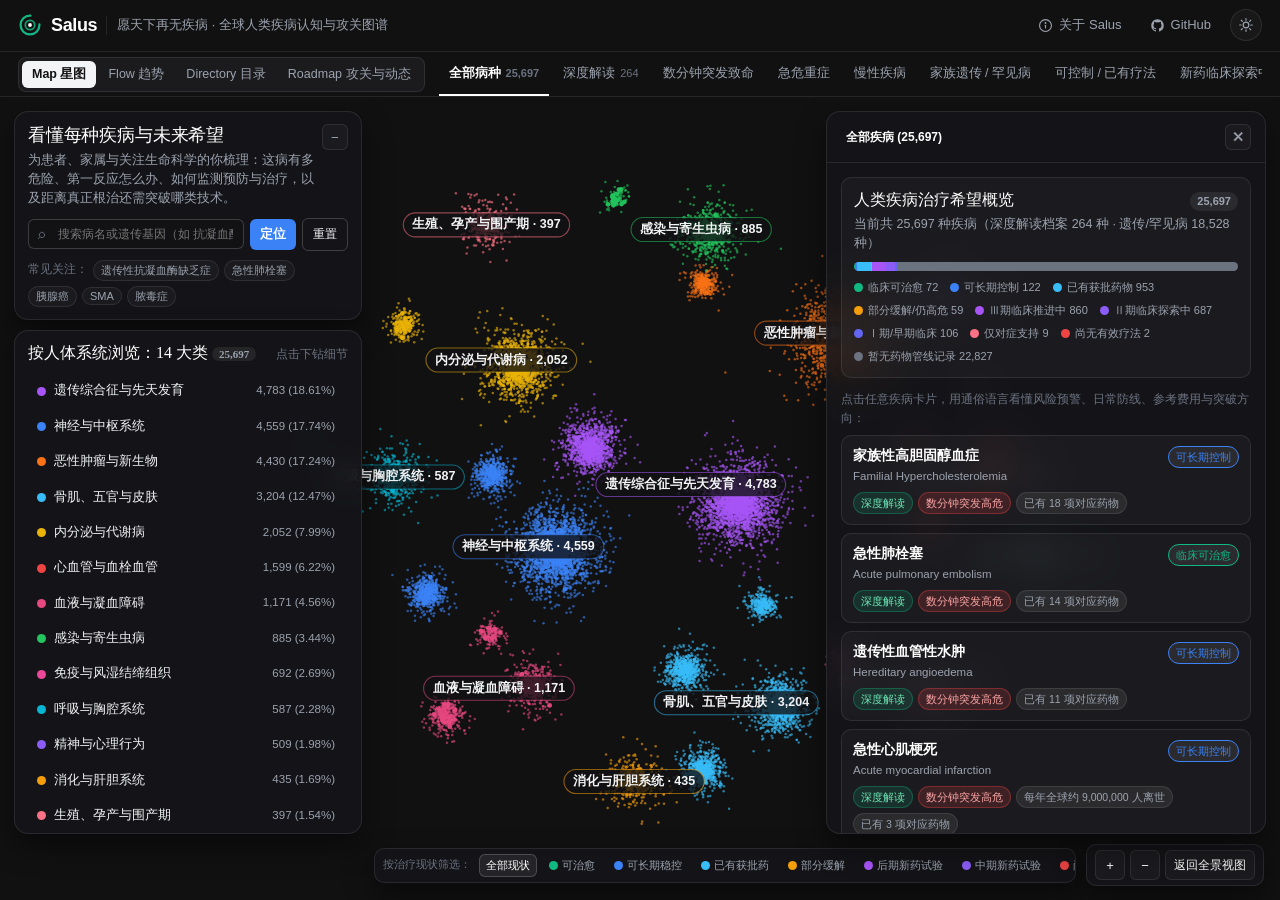
<file: index.html>
<!DOCTYPE html>
<html lang="zh-CN" data-theme="dark">
<head>
  <meta charset="UTF-8" />
  <meta name="viewport" content="width=device-width, initial-scale=1.0" />
  <title>Salus · 愿天下再无疾病 · 全球人类疾病与希望图谱 (25,697 Diseases)</title>
  <link rel="stylesheet" href="./assets/styles.css" />
</head>
<body>
  <div id="app">
    <!-- Top Persistent Brand & Navigation Bar -->
    <header class="top-header">
      <div class="header-left">
        <a href="#map" class="brand-logo" id="brand-home">
          <svg class="brand-mark" viewBox="0 0 28 28" width="24" height="24" aria-hidden="true">
            <circle cx="14" cy="14" r="11" fill="none" stroke="url(#salusGrad)" stroke-width="2.6" stroke-dasharray="52 16" stroke-linecap="round"/>
            <circle cx="14" cy="14" r="5.5" fill="none" stroke="#10b981" stroke-width="2" opacity="0.85"/>
            <circle cx="14" cy="14" r="2.2" fill="currentColor"/>
            <defs>
              <linearGradient id="salusGrad" x1="0" y1="0" x2="28" y2="28">
                <stop offset="0%" stop-color="#10b981"/>
                <stop offset="55%" stop-color="#3b82f6"/>
                <stop offset="100%" stop-color="#ef4444"/>
              </linearGradient>
            </defs>
          </svg>
          <span class="brand-word">Salus</span>
          <span class="brand-sub">愿天下再无疾病 · 全球人类疾病认知与攻关图谱</span>
        </a>
      </div>

      <nav class="header-nav">
        <button type="button" class="nav-action-link" id="btn-about" title="关于 Salus">
          <svg width="15" height="15" viewBox="0 0 24 24" fill="none" stroke="currentColor" stroke-width="1.8" stroke-linecap="round" stroke-linejoin="round" aria-hidden="true">
            <circle cx="12" cy="12" r="9.5"/>
            <path d="M12 16v-4.5"/>
            <circle cx="12" cy="8" r="0.6" fill="currentColor"/>
          </svg>
          <span>关于 Salus</span>
        </button>
        <a class="nav-action-link" href="https://github.com/Wang-auspicious/Salus" target="_blank" rel="noopener noreferrer" title="GitHub 仓库">
          <svg width="15" height="15" viewBox="0 0 24 24" fill="currentColor" aria-hidden="true">
            <path d="M12 2C6.475 2 2 6.475 2 12a9.994 9.994 0 0 0 6.838 9.488c.5.087.687-.213.687-.476 0-.237-.013-1.024-.013-1.862-2.512.463-3.162-.612-3.362-1.175-.113-.287-.6-1.175-1.025-1.412-.35-.188-.85-.65-.013-.663.788-.012 1.35.725 1.538 1.025.9 1.512 2.337 1.087 2.912.825.088-.65.35-1.087.638-1.337-2.225-.25-4.55-1.113-4.55-4.938 0-1.087.387-1.987 1.025-2.687-.1-.25-.45-1.275.1-2.65 0 0 .837-.263 2.75 1.025a9.43 9.43 0 0 1 5 0c1.912-1.3 2.75-1.025 2.75-1.025.55 1.375.2 2.4.1 2.65.637.7 1.025 1.587 1.025 2.687 0 3.838-2.338 4.688-4.563 4.938.363.312.675.912.675 1.85 0 1.337-.012 2.412-.012 2.75 0 .262.187.575.687.475A10.004 10.004 0 0 0 22 12c0-5.525-4.475-10-10-10z"/>
          </svg>
          <span>GitHub</span>
        </a>
        <button type="button" class="theme-icon-btn" id="btn-theme-toggle" title="切换白底/深色主题" aria-label="切换明暗主题"></button>
      </nav>
    </header>

    <!-- Scime-style Secondary Control Strip (Mode Pill + Filter Chips) -->
    <div class="sub-header">
      <div class="mode-pill-group" role="tablist" aria-label="View Mode">
        <button class="mode-pill active" data-mode="map">Map 星图</button>
        <button class="mode-pill" data-mode="flow">Flow 趋势</button>
        <button class="mode-pill" data-mode="directory">Directory 目录</button>
        <button class="mode-pill" data-mode="roadmap">Roadmap 攻关与动态</button>
      </div>

      <div class="chip-bar" id="chip-bar">
        <button class="filter-chip active" data-chip="all">全部病种 <span class="chip-count" id="cnt-all">25,697</span></button>
        <button class="filter-chip" data-chip="curated">深度解读 <span class="chip-count" id="cnt-curated">124</span></button>
        <button class="filter-chip" data-chip="hyperacute">数分钟突发致命</button>
        <button class="filter-chip" data-chip="acute">急危重症</button>
        <button class="filter-chip" data-chip="chronic">慢性疾病</button>
        <button class="filter-chip" data-chip="rare">家族遗传 / 罕见病</button>
        <button class="filter-chip" data-chip="treatable">可控制 / 已有疗法</button>
        <button class="filter-chip" data-chip="trials">新药临床探索中</button>
        <button class="filter-chip" data-chip="unmet">亟待攻克空白</button>
      </div>
    </div>

    <!-- Main Workspace -->
    <main class="main-stage">

      <!-- ==================== MODE 1: MAP VIEW ==================== -->
      <section id="view-map" class="view-panel active">
        <canvas id="atlas-canvas"></canvas>
        <div id="map-tooltip" class="map-tooltip hidden"></div>

        <!-- Left Floating Overlay Card + Taxonomy Accordion -->
        <aside class="map-left-panel" id="map-left-panel">
          <div class="hero-card">
            <div class="hero-card-head">
              <div>
                <h1 class="serif-title">看懂每种疾病与未来希望</h1>
                <p class="muted-text">为患者、家属与关注生命科学的你梳理：这病有多危险、第一反应怎么办、如何监测预防与治疗，以及距离真正根治还需突破哪类技术。</p>
              </div>
              <button class="collapse-btn" id="btn-toggle-left" title="折叠面板">−</button>
            </div>

            <form id="locate-form" class="locate-box locate-row">
              <div class="input-wrap locate-input-wrap">
                <span class="search-ico">⌕</span>
                <input
                  id="locate-input"
                  type="text"
                  autocomplete="off"
                  placeholder="搜索病名或遗传基因（如 抗凝血酶、肺栓塞、胰腺癌）"
                />
              </div>
              <button type="submit" class="btn-primary btn-locate-compact">定位</button>
              <button type="button" class="btn-ghost btn-locate-compact" id="btn-reset-map">重置</button>
            </form>

            <div id="search-dropdown" class="search-dropdown hidden"></div>

            <div class="quick-examples">
              <span class="muted-label">常见关注：</span>
              <button type="button" class="example-pill" data-q="遗传性抗凝血酶缺乏症">遗传性抗凝血酶缺乏症</button>
              <button type="button" class="example-pill" data-q="急性肺栓塞">急性肺栓塞</button>
              <button type="button" class="example-pill" data-q="胰腺癌">胰腺癌</button>
              <button type="button" class="example-pill" data-q="脊髓性肌萎缩症">SMA</button>
              <button type="button" class="example-pill" data-q="脓毒症">脓毒症</button>
            </div>
          </div>

          <div class="areas-card" id="areas-card">
            <div class="areas-head">
              <h2 class="serif-subtitle">按人体系统浏览：14 大类 <span id="areas-total-badge" class="badge-muted">25,697</span></h2>
              <span class="muted-hint">点击下钻细节</span>
            </div>
            <div id="areas-list" class="areas-list"></div>
          </div>
        </aside>

        <!-- Bottom Floating Controls (Treatability Scrubber + Zoom) -->
        <div class="map-bottom-bar">
          <div class="stage-scrubber">
            <span class="scrubber-label">按治疗现状筛选：</span>
            <button class="stage-pill active" data-stage="">全部现状</button>
            <button class="stage-pill" data-stage="curable"><i class="dot" style="background:#10b981"></i>可治愈</button>
            <button class="stage-pill" data-stage="controllable"><i class="dot" style="background:#3b82f6"></i>可长期稳控</button>
            <button class="stage-pill" data-stage="approved_therapy"><i class="dot" style="background:#38bdf8"></i>已有获批药</button>
            <button class="stage-pill" data-stage="partially_manageable"><i class="dot" style="background:#f59e0b"></i>部分缓解</button>
            <button class="stage-pill" data-stage="phase3_trials"><i class="dot" style="background:#a855f7"></i>后期新药试验</button>
            <button class="stage-pill" data-stage="phase2_trials"><i class="dot" style="background:#8b5cf6"></i>中期新药试验</button>
            <button class="stage-pill" data-stage="unmet_no_effective_therapy"><i class="dot" style="background:#ef4444"></i>尚缺有效疗法</button>
          </div>
          <div class="zoom-controls">
            <button class="ctrl-btn" id="btn-zoom-in" title="放大">+</button>
            <button class="ctrl-btn" id="btn-zoom-out" title="缩小">−</button>
            <button class="ctrl-btn ctrl-wide" id="btn-back-overview">返回全景视图</button>
          </div>
        </div>

        <!-- Right Slide-in Multi-Layer Drill-Down & Dossier Drawer -->
        <aside class="map-right-drawer" id="map-right-drawer">
          <div class="drawer-header">
            <div class="breadcrumbs" id="map-breadcrumbs"></div>
            <button class="icon-btn" id="btn-close-right" title="收起右侧面板">✕</button>
          </div>
          <div class="drawer-body" id="map-drawer-body"></div>
        </aside>
      </section>

      <!-- ==================== MODE 2: FLOW VIEW ==================== -->
      <section id="view-flow" class="view-panel">
        <div class="flow-layout">
          <aside class="flow-left-sidebar">
            <div class="year-hero">
              <button class="year-arrow" id="flow-year-prev" title="上一年">‹</button>
              <div class="year-display" id="flow-year-display">2023</div>
              <button class="year-arrow" id="flow-year-next" title="下一年">›</button>
            </div>

            <div class="flow-loc-toggle">
              <button class="loc-pill active" data-loc="WRLD">全球视角</button>
              <button class="loc-pill" data-loc="CHN">中国视角</button>
            </div>

            <div class="snapshot-meta">
              <h3 class="serif-subtitle" id="snapshot-heading">2023 年主要死因分布</h3>
              <p class="muted-text" id="snapshot-subtext">世界卫生组织（WHO）全球健康估计（2000–2023）。右侧展示占总死亡比重及较上年变化。</p>
            </div>

            <div id="flow-leaderboard" class="flow-leaderboard"></div>

            <div class="year-matrix-wrap">
              <div class="year-matrix-title">点击切换统计年份 (2000–2023)</div>
              <div id="flow-year-matrix" class="year-matrix"></div>
            </div>
          </aside>

          <div class="flow-main">
            <div class="flow-topbar">
              <div class="flow-search-wrap">
                <span class="search-ico">⌕</span>
                <input id="flow-search" type="text" placeholder="查找想了解的疾病死因：心脏病、脑卒中、肺癌、糖尿病..." />
              </div>
              <div class="scale-toggle">
                <button class="scale-pill active" data-scale="pct">死亡占比 %</button>
                <button class="scale-pill" data-scale="deaths">绝对死亡人数</button>
              </div>
            </div>

            <div class="flow-breadcrumbs-bar">
              <div id="flow-breadcrumbs" class="breadcrumbs"></div>
              <div class="flow-hint muted-hint">点击色带或左侧类别，逐层查看具体致死病因</div>
            </div>

            <div class="streamgraph-card">
              <svg id="flow-svg" viewBox="0 0 960 390" preserveAspectRatio="none"></svg>
              <div id="flow-tooltip" class="flow-tooltip hidden"></div>
            </div>

            <div class="flow-cards-section">
              <div class="section-head">
                <h3 class="serif-subtitle" id="flow-cards-title">重点关注疾病的应对指南与新希望</h3>
                <span class="muted-hint" id="flow-cards-count"></span>
              </div>
              <div id="flow-related-cards" class="flow-cards-grid"></div>
            </div>
          </div>
        </div>
      </section>

      <!-- ==================== MODE 3: DIRECTORY VIEW ==================== -->
      <section id="view-directory" class="view-panel">
        <div class="directory-container">
          <div class="directory-hero">
            <div>
              <h1 class="serif-title">逐层疾病目录 · 快速找到你关心的病</h1>
              <p class="muted-text">从 14 个人体系统 → 具体疾病分类 → 目前能不能治、治到什么程度 → 一目了然的应对指南与科研希望。</p>
            </div>
            <div class="dir-search-box">
              <span class="search-ico">⌕</span>
              <input id="dir-search-input" type="text" placeholder="输入病名关键词筛选..." />
            </div>
          </div>

          <div class="dir-breadcrumbs" id="dir-breadcrumbs"></div>

          <div class="miller-grid">
            <div class="miller-col">
              <div class="miller-col-head">第一步 · 按身体系统选择</div>
              <div id="dir-col-l1" class="miller-list"></div>
            </div>
            <div class="miller-col">
              <div class="miller-col-head">第二步 · 选择具体病种大类</div>
              <div id="dir-col-l2" class="miller-list"></div>
            </div>
            <div class="miller-col">
              <div class="miller-col-head">第三步 · 按当前可治程度看</div>
              <div id="dir-col-l3" class="miller-list"></div>
            </div>
            <div class="miller-col miller-col-wide">
              <div class="miller-col-head">
                <span>第四步 · 具体疾病列表（点击看详情）</span>
                <span id="dir-l4-count" class="badge-muted">0</span>
              </div>
              <div id="dir-col-l4" class="miller-list"></div>
            </div>
          </div>
        </div>
      </section>

      <!-- ==================== MODE 4: SHARED BREAKTHROUGH ROADMAP & UPDATES ==================== -->
      <section id="view-roadmap" class="view-panel">
        <div class="roadmap-container">
          <div class="roadmap-hero">
            <div>
              <div class="kicker-tag">共性攻关路线与持续更新</div>
              <h1 class="serif-title">解决一类底层技术，能同时挽救多少看似不同的生命？</h1>
              <p class="muted-text">许多表面完全不同的疾病，本质上却困在同一个底层难题上（例如“突发前毫无预警”、“天生缺少一种关键蛋白”、“药进不去大脑”）。把这些共性瓶颈、监测方案与研发动态摊开在这里，让家属看清希望，让想做真问题的人找到明确方向。</p>
            </div>
            <div id="roadmap-pipeline-badges" class="roadmap-kpis"></div>
          </div>

          <div class="roadmap-grid">
            <!-- Left: 5 Core Common Technical Tracks -->
            <div class="roadmap-col">
              <div class="section-head">
                <h2 class="serif-subtitle">五大跨疾病共性技术赛道</h2>
                <span class="muted-hint">点击左侧赛道查看可同时挽救的疾病群</span>
              </div>
              <div id="roadmap-tracks-list" class="roadmap-tracks-list"></div>
              <div id="roadmap-track-detail" class="roadmap-track-detail"></div>
            </div>

            <!-- Right: Dynamic Research & Knowledge Base Update Feed -->
            <div class="roadmap-col">
              <div class="section-head">
                <h2 class="serif-subtitle">持续追踪：技术突破与知识库动态更新</h2>
                <span class="muted-hint" id="roadmap-update-meta">持续追踪最新临床突破与监控手段</span>
              </div>
              <div class="roadmap-search-bar">
                <input id="roadmap-search" type="text" class="input-ctrl" style="width:100%;" placeholder="检索某种病、基因或技术关键词的进展动态（如 SERPINC1、siRNA、基因编辑、溶栓...）" />
              </div>
              <div id="roadmap-updates-feed" class="roadmap-feed-scroll"></div>
            </div>
          </div>
        </div>
      </section>

    </main>

    <!-- Spacious Editorial Disease Profile Modal -->
    <div id="disease-modal" class="modal-backdrop hidden" role="dialog" aria-modal="true">
      <div class="modal-card">
        <div class="modal-topbar">
          <div id="modal-breadcrumbs" class="breadcrumbs"></div>
          <div class="modal-actions">
            <button class="btn-ghost" id="btn-modal-locate">在星图定位此病</button>
            <button class="icon-btn" id="btn-close-modal" title="关闭">✕</button>
          </div>
        </div>
        <div id="modal-content" class="modal-content"></div>
      </div>
    </div>

    <!-- About Salus Modal -->
    <div id="about-modal" class="modal-backdrop hidden" role="dialog" aria-modal="true">
      <div class="modal-card modal-narrow">
        <div class="modal-topbar">
          <h2 class="serif-title" style="margin:0;">关于 Salus · 愿天下再无疾病</h2>
          <button class="icon-btn" id="btn-close-about">✕</button>
        </div>
        <div class="modal-content about-body">
          <div class="mission-banner">
            <div class="mission-banner-title">初心与理念：愿天下再无疾病</div>
            <p><strong>Salus</strong> 在古罗马神话与拉丁语中象征“安全、健康与守护”。建立它的初衷很简单，也很沉重——不愿再看到任何一条年轻或珍贵的生命，因为“发病前没被察觉、发作时来不及求救、或关键疗法还没做出来”而在几分钟内默默离开。</p>
            <p style="margin-top:6px;">因此我们希望这里既是一本让患者与家属一眼看懂的<strong>救急避险与费用参考手册</strong>，也是一张帮有心投身生命科学的人看清“世界真正缺什么技术、我能往哪条路努力”的<strong>诚实路线图</strong>。</p>
          </div>
          <h3>数据来源与诚实呈现原则</h3>
          <ul>
            <li><strong>全球人类疾病全集（25,697 种）</strong>：整合 MONDO 人类疾病本体、Orphanet 罕见病流行病学与基因数据，以及 Open Targets Platform 26.09 公开临床管线阶段数据（遵循 CC0 1.0 数据许可协议）。</li>
            <li><strong>全球与中国历年死因变化（2000–2023）</strong>：采用世界卫生组织（WHO）Global Health Estimates 官方统计序列，覆盖 226 个层级分类。</li>
            <li><strong>疾病深度解读档案（重点高危/急症与核心常见病，持续扩充中）</strong>：涵盖遗传性易栓症、数分钟突发致命急症、主要实体瘤与血液病、危重感染及典型慢病；凡权威机构未单列死亡数字的罕见病，均诚实标示自然史说明，绝不臆造。</li>
            <li><strong>信息分层不删档</strong>：大众优先看到通俗解答、危险信号、日常监测与希望方向；临床编码与前沿学术文献则收敛在可展开的专业详情区中完整留存并动态更新。</li>
          </ul>
          <p class="muted-text">医疗提示：本站内容旨在普及疾病认知、支持就医沟通与启发科研探索，不可替代临床医生面诊或急救处置。如出现突发胸痛、呼吸困难、单侧下肢突然肿痛、剧烈头痛或意识异常，请立即拨打 120 或就近前往急诊室。</p>
        </div>
      </div>
    </div>

  </div>

  <script>window.SALUS_STATIC_DATA_BASE = "./data";</script>
  <script type="module" src="./assets/app.js"></script>
</body>
</html>
</file>
<file: assets/styles.css>
:root,
:root[data-theme="dark"] {
  --bg-root: #111111;
  --bg-elevated: #161618;
  --bg-card: #1b1b1e;
  --bg-card-subtle: rgba(255, 255, 255, 0.03);
  --bg-hover: rgba(255, 255, 255, 0.06);
  --bg-glass: rgba(22, 22, 26, 0.90);
  --bg-input: #121214;
  --bg-dropdown: #18181c;
  --bg-modal: #161618;
  --bg-pill-neutral: rgba(255, 255, 255, 0.07);
  --bg-pill-active: #f3f4f6;
  --text-pill-active: #111111;
  --bg-bar-track: rgba(255, 255, 255, 0.08);
  --bg-ym: #26262b;
  --bg-ym-active: #3f3f46;

  --border-hairline: rgba(255, 255, 255, 0.09);
  --border-strong: rgba(255, 255, 255, 0.18);

  --text-strong: #ffffff;
  --text-primary: #f3f4f6;
  --text-body: #e5e7eb;
  --text-secondary: #9ca3af;
  --text-muted: #6b7280;

  --accent-blue: #3b82f6;
  --accent-blue-hover: #2563eb;
  --accent-emerald: #10b981;
  --accent-crimson: #ef4444;
  --accent-amber: #f59e0b;

  --tag-urgent-bg: rgba(239, 68, 68, 0.16);
  --tag-urgent-fg: #fca5a5;
  --tag-urgent-border: rgba(239, 68, 68, 0.35);

  --tag-curated-bg: rgba(16, 185, 129, 0.14);
  --tag-curated-fg: #6ee7b7;
  --tag-curated-border: rgba(16, 185, 129, 0.32);

  --calm-banner-bg: rgba(59, 130, 246, 0.09);
  --calm-banner-border: rgba(59, 130, 246, 0.28);
  --calm-banner-title: #93c5fd;

  --danger-banner-bg: rgba(239, 68, 68, 0.10);
  --danger-banner-border: rgba(239, 68, 68, 0.38);
  --danger-banner-title: #fca5a5;

  --mission-bg: rgba(16, 185, 129, 0.12);
  --mission-fg: #6ee7b7;
  --mission-border: rgba(16, 185, 129, 0.28);

  --link-color: #93c5fd;
  --shadow-card: 0 12px 30px rgba(0, 0, 0, 0.48);
  --shadow-modal: 0 24px 64px rgba(0, 0, 0, 0.85);
  --scroll-thumb: rgba(255, 255, 255, 0.15);
  --canvas-grad: radial-gradient(circle at 50% 45%, #16181f 0%, #111111 72%);

  --font-serif: "Newsreader", "Noto Serif SC", Georgia, "Songti SC", serif;
  --font-sans: "Inter", "Noto Sans SC", -apple-system, BlinkMacSystemFont, "PingFang SC", "Microsoft YaHei", sans-serif;
  --radius-sm: 6px;
  --radius-md: 10px;
  --radius-lg: 14px;
}

:root[data-theme="light"] {
  --bg-root: #f8fafc;
  --bg-elevated: #ffffff;
  --bg-card: #ffffff;
  --bg-card-subtle: #f1f5f9;
  --bg-hover: rgba(15, 23, 42, 0.05);
  --bg-glass: rgba(255, 255, 255, 0.92);
  --bg-input: #ffffff;
  --bg-dropdown: #ffffff;
  --bg-modal: #ffffff;
  --bg-pill-neutral: #f1f5f9;
  --bg-pill-active: #0f172a;
  --text-pill-active: #ffffff;
  --bg-bar-track: #e2e8f0;
  --bg-ym: #f1f5f9;
  --bg-ym-active: #0f172a;

  --border-hairline: rgba(15, 23, 42, 0.09);
  --border-strong: rgba(15, 23, 42, 0.18);

  --text-strong: #0f172a;
  --text-primary: #1e293b;
  --text-body: #334155;
  --text-secondary: #475569;
  --text-muted: #64748b;

  --accent-blue: #2563eb;
  --accent-blue-hover: #1d4ed8;
  --accent-emerald: #059669;
  --accent-crimson: #dc2626;
  --accent-amber: #d97706;

  --tag-urgent-bg: rgba(220, 38, 38, 0.10);
  --tag-urgent-fg: #b91c1c;
  --tag-urgent-border: rgba(220, 38, 38, 0.30);

  --tag-curated-bg: rgba(5, 150, 105, 0.10);
  --tag-curated-fg: #047857;
  --tag-curated-border: rgba(5, 150, 105, 0.28);

  --calm-banner-bg: #eff6ff;
  --calm-banner-border: #bfdbfe;
  --calm-banner-title: #1d4ed8;

  --danger-banner-bg: #fef2f2;
  --danger-banner-border: #fecaca;
  --danger-banner-title: #b91c1c;

  --mission-bg: rgba(5, 150, 105, 0.10);
  --mission-fg: #047857;
  --mission-border: rgba(5, 150, 105, 0.26);

  --link-color: #2563eb;
  --shadow-card: 0 8px 24px rgba(15, 23, 42, 0.08);
  --shadow-modal: 0 24px 64px rgba(15, 23, 42, 0.22);
  --scroll-thumb: rgba(15, 23, 42, 0.18);
  --canvas-grad: radial-gradient(circle at 50% 45%, #ffffff 0%, #f1f5f9 75%);
}

* {
  box-sizing: border-box;
}

html, body {
  margin: 0;
  padding: 0;
  height: 100%;
  background: var(--bg-root);
  color: var(--text-primary);
  font-family: var(--font-sans);
  font-size: 13.5px;
  line-height: 1.55;
  -webkit-font-smoothing: antialiased;
  overflow: hidden;
  transition: background 0.18s ease, color 0.18s ease;
}

.tabular {
  font-variant-numeric: tabular-nums;
}

.serif-title {
  font-family: var(--font-serif);
  font-weight: 500;
  font-size: 21px;
  line-height: 1.25;
  letter-spacing: -0.01em;
  margin: 0 0 6px 0;
  color: var(--text-strong);
}

.serif-subtitle {
  font-family: var(--font-serif);
  font-weight: 500;
  font-size: 16px;
  line-height: 1.3;
  margin: 0;
  color: var(--text-strong);
}

.muted-text {
  color: var(--text-secondary);
  font-size: 12.5px;
  margin: 0;
}

.muted-hint, .muted-label {
  color: var(--text-muted);
  font-size: 11.5px;
}

.hidden {
  display: none !important;
}

#app {
  display: flex;
  flex-direction: column;
  height: 100vh;
  width: 100vw;
}

/* ==================== TOP HEADER ==================== */
.top-header {
  height: 52px;
  flex-shrink: 0;
  display: flex;
  align-items: center;
  justify-content: space-between;
  padding: 0 18px;
  background: var(--bg-root);
  border-bottom: 1px solid var(--border-hairline);
  z-index: 40;
}

.brand-logo {
  display: flex;
  align-items: center;
  gap: 9px;
  text-decoration: none;
  color: var(--text-strong);
  white-space: nowrap;
  flex-shrink: 0;
}

.brand-word {
  font-family: var(--font-sans);
  font-weight: 700;
  font-size: 18px;
  letter-spacing: -0.02em;
}

.brand-sub {
  font-size: 12.5px;
  color: var(--text-secondary);
  padding-left: 10px;
  border-left: 1px solid var(--border-hairline);
  white-space: nowrap;
}

.header-nav {
  display: flex;
  align-items: center;
  gap: 6px;
  flex-shrink: 0;
}

.nav-action-link {
  display: inline-flex;
  align-items: center;
  gap: 6px;
  background: transparent;
  border: 1px solid transparent;
  color: var(--text-secondary);
  text-decoration: none;
  font-family: var(--font-sans);
  font-size: 13px;
  font-weight: 500;
  padding: 5px 10px;
  border-radius: var(--radius-sm);
  cursor: pointer;
  white-space: nowrap;
  flex-shrink: 0;
  transition: color 0.15s, background 0.15s, border-color 0.15s;
}

.nav-action-link:hover {
  color: var(--text-strong);
  background: var(--bg-hover);
}

.theme-icon-btn {
  display: inline-flex;
  align-items: center;
  justify-content: center;
  width: 32px;
  height: 32px;
  margin-left: 2px;
  border-radius: 999px;
  border: 1px solid var(--border-hairline);
  background: var(--bg-card-subtle);
  color: var(--text-secondary);
  cursor: pointer;
  flex-shrink: 0;
  transition: color 0.15s, background 0.15s, border-color 0.15s, transform 0.15s;
}

.theme-icon-btn:hover {
  color: var(--text-strong);
  background: var(--bg-hover);
  border-color: var(--border-strong);
}

.kicker-tag {
  display: inline-block;
  font-size: 11px;
  font-weight: 600;
  color: var(--text-secondary);
  letter-spacing: 0.02em;
  margin-bottom: 5px;
}

/* ==================== SUB HEADER (SCIME TABS) ==================== */
.sub-header {
  min-height: 44px;
  flex-shrink: 0;
  display: flex;
  align-items: center;
  gap: 14px;
  padding: 0 18px;
  background: var(--bg-root);
  border-bottom: 1px solid var(--border-hairline);
  z-index: 35;
  overflow-x: auto;
  scrollbar-width: none;
}

.sub-header::-webkit-scrollbar {
  display: none;
}

.mode-pill-group {
  display: inline-flex;
  background: var(--bg-card);
  border: 1px solid var(--border-hairline);
  border-radius: 8px;
  padding: 3px;
  gap: 2px;
  flex-shrink: 0;
}

.mode-pill {
  background: transparent;
  border: none;
  color: var(--text-secondary);
  font-family: var(--font-sans);
  font-size: 12.5px;
  font-weight: 500;
  padding: 5px 10px;
  border-radius: 6px;
  cursor: pointer;
  white-space: nowrap;
  flex-shrink: 0;
  transition: all 0.15s ease;
}

.mode-pill:hover {
  color: var(--text-strong);
}

.mode-pill.active {
  background: var(--bg-pill-active);
  color: var(--text-pill-active);
  font-weight: 600;
}

.chip-bar {
  display: flex;
  align-items: stretch;
  gap: 4px;
  height: 44px;
  overflow-x: auto;
  scrollbar-width: none;
}

.chip-bar::-webkit-scrollbar {
  display: none;
}

.filter-chip {
  position: relative;
  background: transparent;
  border: none;
  border-bottom: 2px solid transparent;
  color: var(--text-secondary);
  font-family: var(--font-sans);
  font-size: 12.5px;
  font-weight: 500;
  padding: 0 10px;
  cursor: pointer;
  white-space: nowrap;
  display: inline-flex;
  align-items: center;
  gap: 5px;
  transition: color 0.15s, border-color 0.15s;
}

.filter-chip:hover {
  color: var(--text-strong);
}

.filter-chip.active {
  color: var(--text-strong);
  border-bottom-color: var(--text-strong);
  font-weight: 600;
}

.chip-count {
  font-size: 11px;
  color: var(--text-muted);
  font-variant-numeric: tabular-nums;
}

/* ==================== MAIN WORKSPACE ==================== */
.main-stage {
  position: relative;
  flex: 1;
  min-height: 0;
  overflow: hidden;
}

.view-panel {
  position: absolute;
  inset: 0;
  display: none;
}

.view-panel.active {
  display: block;
}

/* ==================== MAP CANVAS VIEW ==================== */
#atlas-canvas {
  position: absolute;
  inset: 0;
  width: 100%;
  height: 100%;
  cursor: grab;
  background: var(--canvas-grad);
}

#atlas-canvas:active {
  cursor: grabbing;
}

.map-tooltip {
  position: fixed;
  pointer-events: none;
  z-index: 60;
  background: var(--bg-dropdown);
  border: 1px solid var(--border-strong);
  border-radius: var(--radius-md);
  padding: 9px 12px;
  max-width: 310px;
  box-shadow: var(--shadow-card);
  backdrop-filter: blur(8px);
}

.map-tooltip-title {
  font-weight: 600;
  font-size: 13px;
  color: var(--text-strong);
  margin-bottom: 2px;
}

.map-tooltip-sub {
  font-size: 11.5px;
  color: var(--text-secondary);
}

.map-tooltip-badges {
  display: flex;
  flex-wrap: wrap;
  gap: 5px;
  margin-top: 6px;
}

/* Left Floating Overlay Panel */
.map-left-panel {
  position: absolute;
  top: 14px;
  left: 14px;
  bottom: 66px;
  width: 348px;
  display: flex;
  flex-direction: column;
  gap: 10px;
  z-index: 25;
  pointer-events: none;
}

.map-left-panel.collapsed .areas-card,
.map-left-panel.collapsed .locate-box,
.map-left-panel.collapsed .quick-examples,
.map-left-panel.collapsed .hero-card p,
.map-left-panel.collapsed .mission-pill {
  display: none;
}

.hero-card, .areas-card {
  pointer-events: auto;
  background: var(--bg-glass);
  border: 1px solid var(--border-hairline);
  border-radius: var(--radius-lg);
  padding: 12px 13px;
  backdrop-filter: blur(12px);
  box-shadow: var(--shadow-card);
}

.hero-card {
  position: relative;
  flex-shrink: 0;
}

.mission-pill {
  display: inline-block;
  font-size: 11px;
  font-weight: 600;
  letter-spacing: 0.02em;
  color: var(--mission-fg);
  background: var(--mission-bg);
  border: 1px solid var(--mission-border);
  border-radius: 999px;
  padding: 2px 9px;
  margin-bottom: 6px;
}

.hero-card .serif-title {
  font-size: 18px;
  margin-bottom: 4px;
}

.hero-card-head {
  display: flex;
  justify-content: space-between;
  align-items: flex-start;
  gap: 8px;
}

.collapse-btn, .icon-btn {
  background: var(--bg-card-subtle);
  border: 1px solid var(--border-hairline);
  color: var(--text-secondary);
  width: 26px;
  height: 26px;
  border-radius: 6px;
  cursor: pointer;
  display: inline-flex;
  align-items: center;
  justify-content: center;
  flex-shrink: 0;
}

.collapse-btn:hover, .icon-btn:hover {
  color: var(--text-strong);
  background: var(--bg-hover);
}

.locate-box {
  margin-top: 9px;
}

.locate-box.locate-row {
  display: flex;
  align-items: center;
  gap: 6px;
}

.locate-input-wrap {
  flex: 1;
  min-width: 0;
}

.btn-locate-compact {
  flex: 0 0 auto !important;
  white-space: nowrap;
  padding: 7px 10px !important;
}

.input-wrap {
  position: relative;
  display: flex;
  align-items: center;
}

.search-ico {
  position: absolute;
  left: 10px;
  color: var(--text-muted);
  font-size: 14px;
  pointer-events: none;
}

.locate-box input, .flow-search-wrap input, .dir-search-box input {
  width: 100%;
  background: var(--bg-input);
  border: 1px solid var(--border-strong);
  border-radius: var(--radius-sm);
  color: var(--text-strong);
  font-family: var(--font-sans);
  font-size: 12px;
  padding: 7px 10px 7px 29px;
  outline: none;
  transition: border-color 0.15s;
}

.locate-box input:focus, .flow-search-wrap input:focus, .dir-search-box input:focus {
  border-color: var(--accent-blue);
}

.btn-primary {
  flex: 1;
  background: var(--accent-blue);
  border: none;
  color: #ffffff;
  font-family: var(--font-sans);
  font-size: 12.5px;
  font-weight: 600;
  padding: 7px 12px;
  border-radius: var(--radius-sm);
  cursor: pointer;
}

.btn-primary:hover {
  background: var(--accent-blue-hover);
}

.btn-ghost {
  background: transparent;
  border: 1px solid var(--border-strong);
  color: var(--text-primary);
  font-family: var(--font-sans);
  font-size: 12px;
  font-weight: 500;
  padding: 6px 11px;
  border-radius: var(--radius-sm);
  cursor: pointer;
}

.btn-ghost:hover {
  background: var(--bg-hover);
}

.search-dropdown {
  position: absolute;
  left: 13px;
  right: 13px;
  top: 145px;
  max-height: 290px;
  overflow-y: auto;
  background: var(--bg-dropdown);
  border: 1px solid var(--border-strong);
  border-radius: var(--radius-md);
  box-shadow: var(--shadow-card);
  z-index: 50;
}

.search-hit {
  padding: 8px 11px;
  border-bottom: 1px solid var(--border-hairline);
  cursor: pointer;
}

.search-hit:hover {
  background: var(--bg-hover);
}

.search-hit-title {
  font-size: 12.5px;
  font-weight: 600;
  color: var(--text-strong);
}

.search-hit-meta {
  font-size: 11px;
  color: var(--text-secondary);
  display: flex;
  gap: 8px;
  margin-top: 2px;
}

.quick-examples {
  display: flex;
  flex-wrap: wrap;
  align-items: center;
  gap: 5px;
  margin-top: 9px;
}

.example-pill {
  background: var(--bg-card-subtle);
  border: 1px solid var(--border-hairline);
  color: var(--text-secondary);
  font-size: 11px;
  padding: 2px 7px;
  border-radius: 999px;
  cursor: pointer;
}

.example-pill:hover {
  color: var(--text-strong);
  border-color: var(--border-strong);
}

/* Areas List Drawer */
.areas-card {
  flex: 1;
  min-height: 0;
  display: flex;
  flex-direction: column;
}

.areas-head {
  display: flex;
  align-items: baseline;
  justify-content: space-between;
  gap: 8px;
  margin-bottom: 10px;
}

.areas-head .muted-hint {
  white-space: nowrap;
}

.badge-muted {
  background: var(--bg-pill-neutral);
  color: var(--text-secondary);
  font-size: 11px;
  font-weight: 600;
  padding: 1px 7px;
  border-radius: 999px;
  font-variant-numeric: tabular-nums;
}

.areas-list {
  flex: 1;
  overflow-y: auto;
  padding-right: 4px;
}

.area-row {
  display: flex;
  align-items: center;
  justify-content: space-between;
  gap: 8px;
  padding: 7px 8px;
  border-radius: 7px;
  cursor: pointer;
  transition: background 0.12s;
  border: 1px solid transparent;
}

.area-row:hover {
  background: var(--bg-hover);
}

.area-row.active {
  background: var(--bg-card-subtle);
  border-color: var(--border-strong);
}

.area-row-left {
  display: flex;
  align-items: center;
  gap: 8px;
  min-width: 0;
}

.dot {
  width: 9px;
  height: 9px;
  border-radius: 50%;
  display: inline-block;
  flex-shrink: 0;
}

.area-name {
  font-size: 12.5px;
  font-weight: 500;
  color: var(--text-primary);
  white-space: nowrap;
  overflow: hidden;
  text-overflow: ellipsis;
}

.area-stats {
  font-size: 11.5px;
  color: var(--text-secondary);
  font-variant-numeric: tabular-nums;
  flex-shrink: 0;
}

.sub-list {
  padding-left: 17px;
  margin: 3px 0 6px 0;
  border-left: 1px solid var(--border-hairline);
}

.sub-row {
  display: flex;
  justify-content: space-between;
  align-items: center;
  padding: 5px 8px;
  border-radius: 6px;
  cursor: pointer;
  font-size: 12px;
  color: var(--text-secondary);
}

.sub-row:hover {
  color: var(--text-strong);
  background: var(--bg-hover);
}

.sub-row.active {
  color: var(--text-strong);
  background: rgba(59, 130, 246, 0.16);
}

/* Bottom Controls Bar */
.map-bottom-bar {
  position: absolute;
  left: 374px;
  right: 16px;
  bottom: 14px;
  display: flex;
  align-items: center;
  justify-content: space-between;
  gap: 10px;
  z-index: 22;
  pointer-events: none;
}

.stage-scrubber, .zoom-controls {
  pointer-events: auto;
  display: flex;
  align-items: center;
  gap: 5px;
  background: var(--bg-glass);
  border: 1px solid var(--border-hairline);
  border-radius: var(--radius-md);
  padding: 5px 8px;
  backdrop-filter: blur(12px);
  box-shadow: var(--shadow-card);
}

.stage-scrubber {
  overflow-x: auto;
  max-width: calc(100% - 176px);
  scrollbar-width: none;
  -ms-overflow-style: none;
}

.stage-scrubber::-webkit-scrollbar {
  display: none;
}

.scrubber-label {
  font-size: 11px;
  color: var(--text-muted);
  white-space: nowrap;
  margin-right: 3px;
}

.stage-pill {
  display: inline-flex;
  align-items: center;
  gap: 4px;
  background: transparent;
  border: 1px solid transparent;
  color: var(--text-secondary);
  font-size: 11px;
  padding: 3px 6px;
  border-radius: 6px;
  cursor: pointer;
  white-space: nowrap;
}

.stage-pill:hover {
  color: var(--text-strong);
  background: var(--bg-hover);
}

.stage-pill.active {
  color: var(--text-strong);
  background: var(--bg-pill-neutral);
  border-color: var(--border-strong);
}

.ctrl-btn {
  background: var(--bg-card-subtle);
  border: 1px solid var(--border-hairline);
  color: var(--text-strong);
  min-width: 30px;
  height: 30px;
  padding: 0 8px;
  border-radius: 6px;
  font-size: 13px;
  cursor: pointer;
}

.ctrl-btn:hover {
  background: var(--bg-hover);
}

.ctrl-wide {
  font-size: 12px;
  font-weight: 500;
  white-space: nowrap;
}

/* Right Detail Drawer */
.map-right-drawer {
  position: absolute;
  top: 14px;
  right: 14px;
  bottom: 66px;
  width: 440px;
  background: var(--bg-glass);
  border: 1px solid var(--border-hairline);
  border-radius: var(--radius-lg);
  backdrop-filter: blur(14px);
  box-shadow: var(--shadow-card);
  z-index: 26;
  display: flex;
  flex-direction: column;
  transform: translateX(0);
  transition: transform 0.2s ease, opacity 0.2s ease;
}

.map-right-drawer.closed {
  transform: translateX(480px);
  opacity: 0;
  pointer-events: none;
}

.drawer-header {
  padding: 12px 14px;
  border-bottom: 1px solid var(--border-hairline);
  display: flex;
  align-items: center;
  justify-content: space-between;
  gap: 8px;
}

.breadcrumbs {
  display: flex;
  flex-wrap: wrap;
  align-items: center;
  gap: 5px;
  font-size: 12px;
  color: var(--text-secondary);
}

.crumb-btn {
  background: transparent;
  border: none;
  color: var(--text-secondary);
  font-family: var(--font-sans);
  font-size: 12px;
  padding: 2px 5px;
  border-radius: 4px;
  cursor: pointer;
}

.crumb-btn:hover {
  color: var(--text-strong);
  background: var(--bg-hover);
}

.crumb-btn.current {
  color: var(--text-strong);
  font-weight: 600;
}

.drawer-body {
  flex: 1;
  overflow-y: auto;
  padding: 14px;
}

/* Telemetry & Cards inside Right Drawer */
.telemetry-card {
  background: var(--bg-card-subtle);
  border: 1px solid var(--border-hairline);
  border-radius: var(--radius-md);
  padding: 12px;
  margin-bottom: 12px;
}

.stacked-bar {
  display: flex;
  height: 9px;
  border-radius: 999px;
  overflow: hidden;
  background: var(--bg-bar-track);
  margin: 8px 0;
}

.stacked-seg {
  height: 100%;
  transition: width 0.25s;
}

.stage-legend-grid {
  display: flex;
  flex-wrap: wrap;
  gap: 6px 12px;
  margin-top: 6px;
}

.stage-legend-item {
  display: inline-flex;
  align-items: center;
  gap: 5px;
  font-size: 11px;
  color: var(--text-secondary);
  cursor: pointer;
}

.stage-legend-item:hover {
  color: var(--text-strong);
}

.disease-card-row {
  padding: 10px 11px;
  border: 1px solid var(--border-hairline);
  border-radius: var(--radius-md);
  background: var(--bg-card-subtle);
  margin-bottom: 8px;
  cursor: pointer;
  transition: background 0.14s, border-color 0.14s;
}

.disease-card-row:hover {
  background: var(--bg-hover);
  border-color: var(--border-strong);
}

.disease-row-top {
  display: flex;
  justify-content: space-between;
  align-items: flex-start;
  gap: 8px;
}

.disease-row-title {
  font-weight: 600;
  font-size: 13.5px;
  color: var(--text-strong);
}

.disease-row-en {
  font-size: 11.5px;
  color: var(--text-secondary);
  margin-top: 1px;
}

.pill-row {
  display: flex;
  flex-wrap: wrap;
  gap: 5px;
  margin-top: 6px;
}

.tag-pill {
  font-size: 10.5px;
  font-weight: 500;
  padding: 2px 7px;
  border-radius: 999px;
  background: var(--bg-pill-neutral);
  color: var(--text-secondary);
  border: 1px solid var(--border-hairline);
}

.tag-urgent {
  background: var(--tag-urgent-bg);
  color: var(--tag-urgent-fg);
  border-color: var(--tag-urgent-border);
}

.tag-curated {
  background: var(--tag-curated-bg);
  color: var(--tag-curated-fg);
  border-color: var(--tag-curated-border);
}

/* ==================== FLOW VIEW (SCIME TWIN) ==================== */
.flow-layout {
  display: grid;
  grid-template-columns: 360px 1fr;
  height: 100%;
  overflow: hidden;
}

.flow-left-sidebar {
  background: var(--bg-elevated);
  border-right: 1px solid var(--border-hairline);
  padding: 18px 18px 14px;
  display: flex;
  flex-direction: column;
  overflow-y: auto;
}

.year-hero {
  display: flex;
  align-items: center;
  justify-content: space-between;
  margin-bottom: 10px;
}

.year-display {
  font-family: var(--font-sans);
  font-size: 54px;
  font-weight: 400;
  letter-spacing: -0.03em;
  color: var(--text-strong);
  font-variant-numeric: tabular-nums;
  line-height: 1;
}

.year-arrow {
  width: 32px;
  height: 32px;
  border-radius: 50%;
  background: var(--bg-card-subtle);
  border: 1px solid var(--border-hairline);
  color: var(--text-secondary);
  font-size: 18px;
  cursor: pointer;
}

.year-arrow:hover {
  color: var(--text-strong);
  border-color: var(--border-strong);
}

.flow-loc-toggle {
  display: inline-flex;
  background: var(--bg-root);
  border: 1px solid var(--border-hairline);
  border-radius: 7px;
  padding: 3px;
  margin-bottom: 14px;
  align-self: center;
}

.loc-pill, .scale-pill {
  background: transparent;
  border: none;
  color: var(--text-secondary);
  font-size: 12px;
  font-weight: 500;
  padding: 4px 12px;
  border-radius: 5px;
  cursor: pointer;
}

.loc-pill.active, .scale-pill.active {
  background: var(--bg-pill-active);
  color: var(--text-pill-active);
}

.snapshot-meta {
  margin-bottom: 14px;
}

.flow-leaderboard {
  flex: 1;
  min-height: 0;
  overflow-y: auto;
}

.leader-item {
  padding: 7px 6px;
  border-radius: 6px;
  cursor: pointer;
  margin-bottom: 4px;
}

.leader-item:hover {
  background: var(--bg-hover);
}

.leader-row {
  display: flex;
  justify-content: space-between;
  align-items: baseline;
  font-size: 12.5px;
  margin-bottom: 4px;
}

.leader-name {
  color: var(--text-strong);
  font-weight: 500;
  overflow: hidden;
  text-overflow: ellipsis;
  white-space: nowrap;
  padding-right: 8px;
}

.leader-nums {
  font-variant-numeric: tabular-nums;
  white-space: nowrap;
  font-size: 12px;
}

.delta-pos { color: var(--accent-emerald); margin-left: 5px; }
.delta-neg { color: var(--accent-crimson); margin-left: 5px; }

.leader-bar-track {
  height: 4px;
  background: var(--bg-bar-track);
  border-radius: 999px;
  overflow: hidden;
}

.leader-bar-fill {
  height: 100%;
  border-radius: 999px;
}

.year-matrix-wrap {
  margin-top: 14px;
  padding-top: 12px;
  border-top: 1px solid var(--border-hairline);
}

.year-matrix-title {
  font-size: 11px;
  color: var(--text-muted);
  margin-bottom: 6px;
}

.year-matrix {
  display: grid;
  grid-template-columns: repeat(12, 1fr);
  gap: 4px;
}

.ym-cell {
  background: var(--bg-ym);
  border: 1px solid transparent;
  color: var(--text-secondary);
  font-size: 10px;
  text-align: center;
  padding: 3px 0;
  border-radius: 3px;
  cursor: pointer;
  font-variant-numeric: tabular-nums;
}

.ym-cell.active {
  background: var(--bg-ym-active);
  border-color: var(--text-strong);
  color: #ffffff;
  font-weight: 600;
}

/* Flow Right Main */
.flow-main {
  padding: 18px 22px;
  overflow-y: auto;
  display: flex;
  flex-direction: column;
  gap: 14px;
}

.flow-topbar {
  display: flex;
  align-items: center;
  justify-content: space-between;
  gap: 14px;
}

.flow-search-wrap {
  position: relative;
  flex: 1;
}

.scale-toggle {
  display: inline-flex;
  background: var(--bg-card);
  border: 1px solid var(--border-hairline);
  border-radius: 7px;
  padding: 3px;
}

.flow-breadcrumbs-bar {
  display: flex;
  align-items: center;
  justify-content: space-between;
}

.streamgraph-card {
  position: relative;
  background: var(--bg-card);
  border: 1px solid var(--border-hairline);
  border-radius: var(--radius-lg);
  padding: 12px 14px 8px;
}

#flow-svg {
  width: 100%;
  height: 360px;
  display: block;
}

.flow-tooltip {
  position: fixed;
  pointer-events: none;
  z-index: 60;
  background: var(--bg-dropdown);
  border: 1px solid var(--border-strong);
  border-radius: var(--radius-md);
  padding: 9px 12px;
  min-width: 210px;
  font-size: 12px;
  color: var(--text-primary);
  box-shadow: var(--shadow-card);
}

.section-head {
  display: flex;
  align-items: baseline;
  justify-content: space-between;
  gap: 10px;
  margin-bottom: 10px;
}

.flow-cards-grid {
  display: grid;
  grid-template-columns: repeat(auto-fill, minmax(280px, 1fr));
  gap: 10px;
}

/* ==================== DIRECTORY & ROADMAP VIEWS ==================== */
.directory-container, .roadmap-container {
  height: 100%;
  display: flex;
  flex-direction: column;
  padding: 18px 22px;
  gap: 12px;
  overflow: hidden;
}

.directory-hero, .roadmap-hero {
  display: flex;
  align-items: flex-end;
  justify-content: space-between;
  gap: 16px;
  flex-wrap: wrap;
}

.dir-search-box {
  position: relative;
  width: 340px;
}

.miller-grid {
  flex: 1;
  min-height: 0;
  display: grid;
  grid-template-columns: 1fr 1fr 1fr 1.6fr;
  gap: 10px;
}

.miller-col {
  background: var(--bg-card);
  border: 1px solid var(--border-hairline);
  border-radius: var(--radius-md);
  display: flex;
  flex-direction: column;
  min-height: 0;
}

.miller-col-head {
  padding: 10px 12px;
  border-bottom: 1px solid var(--border-hairline);
  font-size: 12px;
  font-weight: 600;
  color: var(--text-secondary);
  display: flex;
  justify-content: space-between;
  align-items: center;
}

.miller-list {
  flex: 1;
  overflow-y: auto;
  padding: 6px;
}

.miller-item {
  padding: 8px 10px;
  border-radius: 7px;
  cursor: pointer;
  display: flex;
  justify-content: space-between;
  align-items: center;
  gap: 8px;
  font-size: 12.5px;
  color: var(--text-primary);
}

.miller-item:hover {
  background: var(--bg-hover);
}

.miller-item.active {
  background: rgba(59, 130, 246, 0.14);
  border: 1px solid rgba(59, 130, 246, 0.36);
}

/* Roadmap View */
.roadmap-kpis {
  display: flex;
  gap: 10px;
  flex-wrap: wrap;
}

.roadmap-kpi-chip {
  background: var(--bg-card);
  border: 1px solid var(--border-hairline);
  border-radius: var(--radius-md);
  padding: 8px 14px;
  min-width: 145px;
}

.rk-num {
  font-size: 20px;
  font-weight: 700;
  font-variant-numeric: tabular-nums;
}

.rk-lbl {
  font-size: 11px;
  color: var(--text-secondary);
}

.roadmap-grid {
  flex: 1;
  min-height: 0;
  display: grid;
  grid-template-columns: 1.15fr 1fr;
  gap: 16px;
}

.roadmap-col {
  background: var(--bg-card);
  border: 1px solid var(--border-hairline);
  border-radius: var(--radius-lg);
  padding: 14px;
  display: flex;
  flex-direction: column;
  min-height: 0;
  overflow-y: auto;
}

.roadmap-tracks-list {
  display: grid;
  grid-template-columns: repeat(auto-fit, minmax(210px, 1fr));
  gap: 8px;
  margin-bottom: 12px;
}

.track-selector-btn {
  text-align: left;
  background: var(--bg-card-subtle);
  border: 1px solid var(--border-hairline);
  border-radius: var(--radius-md);
  padding: 9px 11px;
  cursor: pointer;
  color: var(--text-primary);
  transition: border-color 0.14s, background 0.14s;
}

.track-selector-btn:hover {
  border-color: var(--border-strong);
}

.track-selector-btn.active {
  border-color: var(--text-strong);
  background: var(--bg-card);
  box-shadow: 0 1px 4px rgba(0, 0, 0, 0.08);
}

.ts-top {
  display: flex;
  align-items: center;
  gap: 7px;
  margin-bottom: 3px;
}

.ts-title {
  font-size: 12.5px;
  font-weight: 600;
  color: var(--text-strong);
}

.ts-meta {
  font-size: 11px;
  color: var(--text-muted);
}

.track-detail-box {
  background: var(--bg-card-subtle);
  border: 1px solid var(--border-hairline);
  border-radius: var(--radius-md);
  padding: 14px;
}

.track-block {
  margin-bottom: 12px;
}

.tb-label {
  font-size: 12px;
  font-weight: 600;
  color: var(--text-strong);
  margin-bottom: 4px;
}

.roadmap-disease-pills {
  display: flex;
  flex-wrap: wrap;
  gap: 6px;
}

.roadmap-disease-pill {
  background: var(--bg-card);
  border: 1px solid var(--border-hairline);
  color: var(--text-primary);
  font-size: 12px;
  padding: 4px 10px;
  border-radius: 999px;
  cursor: pointer;
  display: inline-flex;
  align-items: center;
  gap: 5px;
}

.roadmap-disease-pill:hover {
  border-color: var(--accent-blue);
}

.rd-badge-urgent {
  font-size: 10px;
  background: var(--tag-urgent-bg);
  color: var(--tag-urgent-fg);
  padding: 0 5px;
  border-radius: 4px;
}

.input-ctrl {
  background: var(--bg-input);
  border: 1px solid var(--border-strong);
  border-radius: var(--radius-sm);
  color: var(--text-strong);
  font-family: var(--font-sans);
  font-size: 12.5px;
  padding: 7px 10px;
  outline: none;
}

.roadmap-search-bar {
  margin-bottom: 10px;
}

.roadmap-feed-scroll {
  flex: 1;
  overflow-y: auto;
  padding-right: 4px;
}

.snapshot-strip {
  display: grid;
  grid-template-columns: repeat(auto-fit, minmax(175px, 1fr));
  gap: 8px;
  margin-bottom: 12px;
}

.snap-box {
  background: var(--bg-card-subtle);
  border: 1px solid var(--border-hairline);
  border-radius: var(--radius-sm);
  padding: 8px 10px;
}

.snap-name {
  font-size: 11.5px;
  font-weight: 600;
  color: var(--text-strong);
}

.snap-meta {
  font-size: 11px;
  color: var(--text-secondary);
  margin-top: 2px;
}

.update-card {
  border: 1px solid var(--border-hairline);
  border-radius: var(--radius-md);
  background: var(--bg-card-subtle);
  padding: 10px 12px;
  margin-bottom: 9px;
}

.update-card-top {
  display: flex;
  justify-content: space-between;
  align-items: center;
  gap: 8px;
  margin-bottom: 6px;
}

.link-plain {
  background: transparent;
  border: none;
  padding: 0;
  color: var(--text-strong);
  font-family: var(--font-sans);
  cursor: pointer;
  text-align: left;
}

.link-plain:hover {
  color: var(--accent-blue);
  text-decoration: underline;
}

.update-title {
  font-size: 13.5px;
  font-weight: 600;
}

.update-row {
  font-size: 12px;
  line-height: 1.5;
  color: var(--text-body);
  margin-top: 4px;
}

.ur-key {
  font-weight: 600;
  color: var(--text-strong);
}

.mini-lit-details {
  margin-top: 7px;
  font-size: 11.5px;
  color: var(--text-muted);
}

.mini-lit-details summary {
  cursor: pointer;
  color: var(--link-color);
}

.lit-signal-item {
  border-bottom: 1px solid var(--border-hairline);
  padding: 8px 0;
}

.lit-signal-head {
  display: flex;
  justify-content: space-between;
  align-items: center;
  gap: 8px;
}

/* ==================== TABLES & PATIENT DOSSIER ==================== */
.data-table {
  width: 100%;
  border-collapse: collapse;
  font-size: 12px;
}

.data-table th {
  text-align: left;
  padding: 7px 8px;
  color: var(--text-muted);
  border-bottom: 1px solid var(--border-hairline);
  font-weight: 500;
  position: sticky;
  top: 0;
  background: var(--bg-card);
}

.data-table td {
  padding: 8px;
  border-bottom: 1px solid var(--border-hairline);
  color: var(--text-primary);
  vertical-align: top;
}

.data-table tr:hover td {
  background: var(--bg-hover);
}

.modal-backdrop {
  position: fixed;
  inset: 0;
  background: rgba(0, 0, 0, 0.65);
  backdrop-filter: blur(6px);
  z-index: 80;
  display: flex;
  align-items: center;
  justify-content: center;
  padding: 24px;
}

.modal-card {
  width: min(980px, 100%);
  max-height: 90vh;
  background: var(--bg-modal);
  border: 1px solid var(--border-strong);
  border-radius: 16px;
  display: flex;
  flex-direction: column;
  overflow: hidden;
  box-shadow: var(--shadow-modal);
}

.modal-narrow {
  width: min(680px, 100%);
}

.modal-topbar {
  padding: 14px 20px;
  border-bottom: 1px solid var(--border-hairline);
  display: flex;
  justify-content: space-between;
  align-items: center;
  gap: 12px;
}

.modal-actions {
  display: flex;
  align-items: center;
  gap: 8px;
}

.modal-content {
  padding: 22px 26px 28px;
  overflow-y: auto;
}

.dossier-hero-title {
  font-family: var(--font-serif);
  font-size: 28px;
  font-weight: 500;
  line-height: 1.2;
  color: var(--text-strong);
  margin: 0 0 4px 0;
}

.dossier-en-sub {
  font-size: 13.5px;
  color: var(--text-secondary);
  margin-bottom: 12px;
}

.dossier-body-text {
  color: var(--text-body);
  font-size: 13px;
  line-height: 1.65;
  margin: 0;
}

.alert-banner {
  border-radius: var(--radius-md);
  padding: 12px 14px;
  margin: 12px 0;
}

.alert-danger {
  background: var(--danger-banner-bg);
  border: 1px solid var(--danger-banner-border);
}

.alert-danger .alert-banner-title {
  color: var(--danger-banner-title);
}

.alert-calm {
  background: var(--calm-banner-bg);
  border: 1px solid var(--calm-banner-border);
}

.alert-calm .alert-banner-title {
  color: var(--calm-banner-title);
}

.alert-banner-title {
  font-weight: 600;
  font-size: 13px;
  margin-bottom: 5px;
}

/* Patient & Family 2x2 Core QA Grid */
.patient-qa-grid {
  display: grid;
  grid-template-columns: repeat(2, minmax(0, 1fr));
  gap: 12px;
  margin: 14px 0;
}

.qa-card {
  background: var(--bg-card-subtle);
  border: 1px solid var(--border-hairline);
  border-radius: var(--radius-md);
  padding: 12px 13px;
}

.qa-head {
  display: flex;
  align-items: center;
  gap: 7px;
  margin-bottom: 7px;
}

.qa-head h4 {
  margin: 0;
  font-size: 13px;
  font-weight: 600;
  color: var(--text-strong);
}

.qa-num {
  font-size: 10.5px;
  font-weight: 700;
  background: var(--bg-pill-neutral);
  color: var(--text-secondary);
  padding: 1px 6px;
  border-radius: 999px;
}

.qa-highlight {
  font-size: 16px;
  font-weight: 700;
  margin-bottom: 4px;
}

.qa-stat-pair {
  display: flex;
  flex-direction: column;
  gap: 3px;
  margin-bottom: 6px;
  font-size: 12.5px;
  color: var(--text-strong);
}

.qa-text {
  font-size: 12.5px;
  line-height: 1.55;
  color: var(--text-body);
  margin: 0;
}

.plain-bullets {
  margin: 0;
  padding-left: 17px;
  font-size: 12.5px;
  line-height: 1.55;
  color: var(--text-body);
}

.plain-bullets li {
  margin-bottom: 4px;
}

.emergency-doctor-box {
  background: var(--danger-banner-bg);
  border: 1px solid var(--danger-banner-border);
  border-radius: var(--radius-md);
  padding: 13px 15px !important;
  margin-top: 14px;
}

.direction-grid {
  display: grid;
  grid-template-columns: repeat(auto-fit, minmax(260px, 1fr));
  gap: 10px;
}

.dir-box {
  background: var(--bg-card-subtle);
  border: 1px solid var(--border-hairline);
  border-radius: var(--radius-md);
  padding: 11px 13px;
}

.dir-box-label {
  font-size: 12px;
  font-weight: 600;
  color: var(--text-strong);
  margin-bottom: 4px;
}

.aligned-num-list {
  list-style: none;
  margin: 4px 0 0 0;
  padding: 0;
  display: flex;
  flex-direction: column;
  gap: 7px;
}

.aligned-num-item {
  display: grid;
  grid-template-columns: 22px 1fr;
  align-items: start;
  column-gap: 6px;
  font-size: 13px;
  line-height: 1.62;
  color: var(--text-body);
}

.aligned-num-idx {
  font-weight: 600;
  color: var(--text-secondary);
  font-variant-numeric: tabular-nums;
  text-align: right;
  padding-top: 0.5px;
}

.aligned-num-body {
  min-width: 0;
}

.update-prose-p {
  margin: 2px 0 0 0;
  font-size: 12px;
  line-height: 1.55;
  color: var(--text-body);
}

.track-links-grid {
  display: grid;
  grid-template-columns: repeat(auto-fit, minmax(260px, 1fr));
  gap: 10px;
}

.track-link-card {
  text-align: left;
  background: var(--bg-card);
  border: 1px solid var(--border-hairline);
  border-radius: var(--radius-md);
  padding: 11px 13px;
  cursor: pointer;
  transition: border-color 0.15s ease, background 0.15s ease, box-shadow 0.15s ease;
}

.track-link-card:hover {
  background: var(--bg-hover);
  border-color: var(--border-strong);
  box-shadow: 0 2px 8px rgba(0, 0, 0, 0.06);
}

.track-link-head {
  display: flex;
  align-items: center;
  justify-content: space-between;
  gap: 8px;
}

.track-link-title {
  font-size: 13px;
  font-weight: 600;
  color: var(--text-strong);
}

.track-link-arrow {
  font-size: 11px;
  font-weight: 500;
  color: var(--text-secondary);
  white-space: nowrap;
  flex-shrink: 0;
}

.track-link-card:hover .track-link-arrow {
  color: var(--text-strong);
}

.track-link-sub {
  font-size: 11.5px;
  line-height: 1.45;
  color: var(--text-secondary);
  margin-top: 4px;
}

.tech-accordion {
  margin-top: 16px;
  background: var(--bg-card-subtle);
  border: 1px solid var(--border-hairline);
  border-radius: var(--radius-md);
  padding: 10px 14px;
}

.tech-accordion summary {
  cursor: pointer;
  font-size: 12.5px;
  font-weight: 600;
  color: var(--text-secondary);
}

.tech-accordion summary:hover {
  color: var(--text-strong);
}

.tech-accordion-body {
  margin-top: 12px;
  padding-top: 12px;
  border-top: 1px solid var(--border-hairline);
}

.tech-subhead {
  font-size: 12px;
  font-weight: 600;
  color: var(--text-strong);
  margin-bottom: 4px;
}

.dossier-section {
  margin-top: 16px;
  padding-top: 14px;
  border-top: 1px solid var(--border-hairline);
}

.dossier-section h3 {
  font-family: var(--font-serif);
  font-size: 17px;
  font-weight: 500;
  color: var(--text-strong);
  margin: 0 0 8px 0;
}

.source-list {
  display: flex;
  flex-direction: column;
  gap: 6px;
}

.source-link {
  color: var(--link-color);
  text-decoration: none;
  font-size: 12px;
}

.source-link:hover {
  text-decoration: underline;
}

.neighbor-chips {
  display: flex;
  flex-wrap: wrap;
  gap: 6px;
}

.neighbor-chip {
  background: var(--bg-card-subtle);
  border: 1px solid var(--border-hairline);
  color: var(--text-primary);
  font-size: 12px;
  padding: 5px 10px;
  border-radius: 8px;
  cursor: pointer;
}

.neighbor-chip:hover {
  border-color: var(--accent-blue);
  background: rgba(59, 130, 246, 0.12);
}

.mission-banner {
  background: var(--mission-bg);
  border: 1px solid var(--mission-border);
  border-radius: var(--radius-md);
  padding: 13px 15px;
  margin-bottom: 14px;
  color: var(--text-body);
}

.mission-banner-title {
  font-family: var(--font-serif);
  font-size: 17px;
  font-weight: 600;
  color: var(--mission-fg);
  margin-bottom: 6px;
}

.about-body h3 {
  font-family: var(--font-serif);
  margin-top: 16px;
  margin-bottom: 6px;
  color: var(--text-strong);
}

.about-body li {
  margin-bottom: 6px;
  color: var(--text-secondary);
}

::-webkit-scrollbar {
  width: 6px;
  height: 6px;
}

::-webkit-scrollbar-track {
  background: transparent;
}

::-webkit-scrollbar-thumb {
  background: var(--scroll-thumb);
  border-radius: 999px;
}

@media (max-width: 1120px) {
  .map-left-panel {
    width: 288px;
  }
  .map-bottom-bar {
    left: 314px;
  }
  .flow-layout {
    grid-template-columns: 280px 1fr;
  }
  .miller-grid {
    grid-template-columns: 1fr 1fr;
  }
  .roadmap-grid {
    grid-template-columns: 1fr;
    overflow-y: auto;
  }
  .map-right-drawer {
    width: 340px;
  }
}

@media (max-width: 680px) {
  .brand-sub {
    max-width: 180px;
    overflow: hidden;
    text-overflow: ellipsis;
  }
  .patient-qa-grid {
    grid-template-columns: 1fr;
  }
  .map-left-panel {
    width: calc(100% - 28px);
    bottom: auto;
    max-height: 44vh;
  }
  .map-bottom-bar {
    left: 14px;
  }
  .map-right-drawer {
    width: calc(100% - 28px);
  }
  .flow-layout {
    grid-template-columns: 1fr;
    overflow-y: auto;
  }
}
</file>
